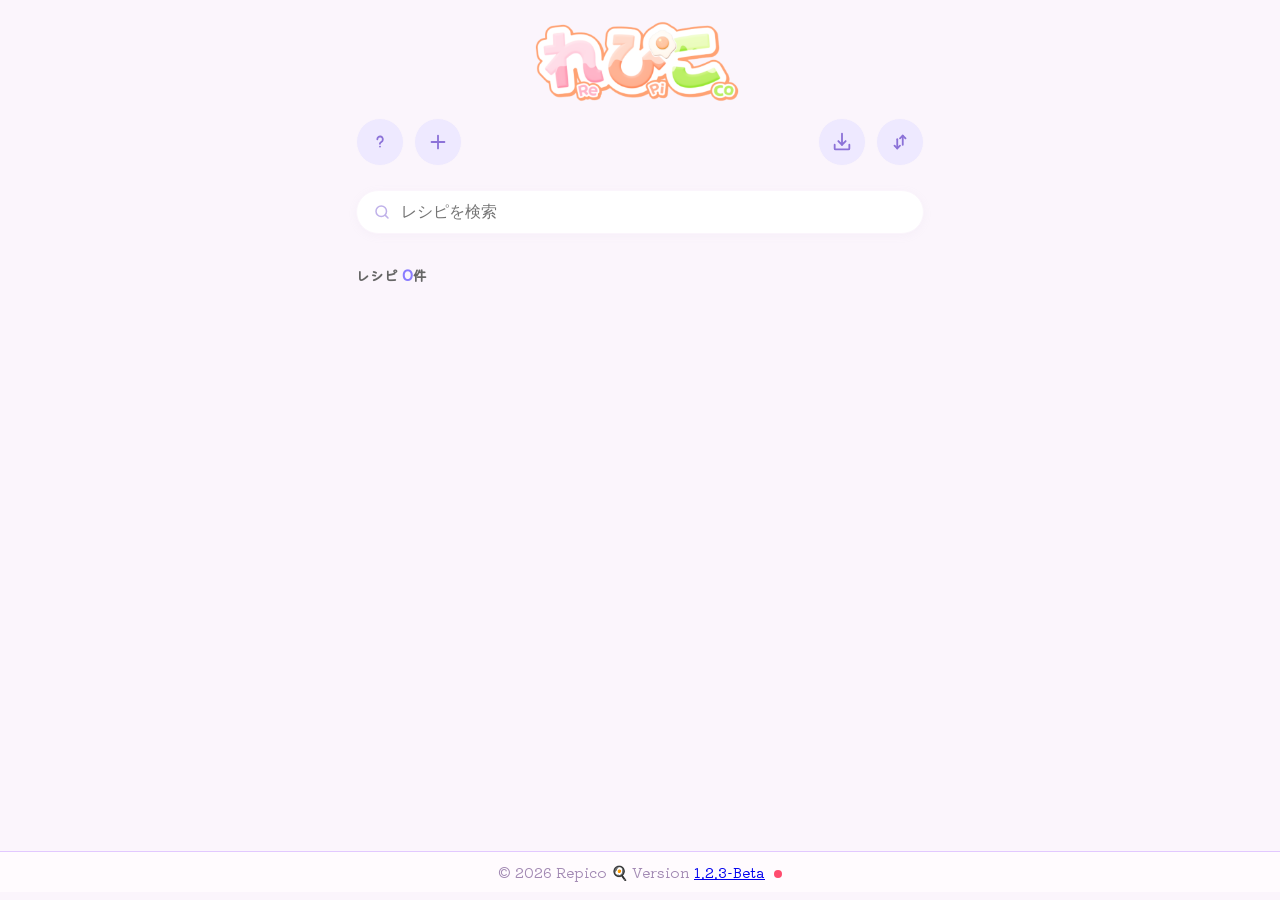
<file: index.html>
<!DOCTYPE html>
<html lang="ja">

<head>

    <meta charset="UTF-8">

    <link rel="stylesheet" href="css/main.css">

    <link rel="manifest" href="manifest.json">
    <meta name="theme-color" content="#fbf5fc">
    <meta name="viewport" content="width=device-width, initial-scale=1, user-scalable=no">

    <link rel="preconnect" href="https://fonts.googleapis.com">
    <link rel="preconnect" href="https://fonts.gstatic.com" crossorigin>
    <link href="https://fonts.googleapis.com/css2?family=Kiwi+Maru:wght@400;500;700&display=swap" rel="stylesheet">

</head>

<body>

<div class="app-container">

<header class="header">

    <h1 class="logo-area">
        <img class="logo-image" src="icons/logo.png">
    </h1>

    <div class="header-bar">

        <div class="header-buttons-left">

            <a href="info.html" class="icon-button help-button">
                <img src="icons/help.svg">
            </a>

            <a href="create.html" class="icon-button add-button">
                <img src="icons/add.svg">
            </a>

        </div>

        <div class="header-buttons-right">

            <button class="icon-button import-button" id="import-button">
                <img src="icons/import.svg" alt="インポート">
            </button>

            <div class="sort-wrapper">
                <button class="icon-button sort-button" id="sort-button">
                    <img src="icons/sort.svg">
                </button>

                <div class="sort-menu" id="sort-menu">
                    <button type="button" class="sort-option" data-sort="newest">新しい順</button>
                    <button type="button" class="sort-option" data-sort="oldest">古い順</button>
                    <button type="button" class="sort-option" data-sort="title">タイトル順</button>
                </div>
            </div>

        </div>

    </div>

</header>

<section class="search-area">

    <div class="search-box">

        <img class="search-icon" src="icons/search.svg">

        <input class="search-input" type="text" placeholder="レシピを検索">

    </div>

</section>

<section class="recipe-summary">

    <p class="recipe-count">
        レシピ <span id="recipe-count-number">0</span>件
    </p>

</section>

<section class="recipe-list"></section>

</div>

<footer class="version-footer">
  © 2026 Repico 🍳 Version 
  <a href="update.html" id="version-link">1.2.3-Beta</a>
  <span class="update-dot" id="update-dot"></span>
  </a>
</footer>

<!-- インポート：ID入力モーダル -->
<div class="modal-overlay" id="import-modal">
    <div class="modal-box">
        <p class="modal-message">保存したいレシピのIDを入力してください</p>
        <input type="text" id="import-id-input" class="import-id-input" placeholder="共有ID">
        <p class="import-error" id="import-error" style="display:none;"></p>
        <div class="modal-buttons">
            <button type="button" class="modal-btn cancel" id="import-cancel">キャンセル</button>
            <button type="button" class="modal-btn ok" id="import-fetch-btn">インポート</button>
        </div>
    </div>
</div>

<!-- インポート：確認モーダル -->
<div class="modal-overlay" id="import-confirm-modal">
    <div class="modal-box">
        <p class="modal-message">このレシピを保存しますか？</p>
        <div class="import-preview">
            <img id="import-preview-thumb" class="import-preview-thumb" alt="">
            <div id="import-preview-title" class="import-preview-title"></div>
        </div>
        <div class="modal-buttons">
            <button type="button" class="modal-btn cancel" id="import-confirm-cancel">キャンセル</button>
            <button type="button" class="modal-btn ok" id="import-confirm-ok">保存する</button>
        </div>
    </div>
</div>

<!-- インポート：完了モーダル -->
<div class="modal-overlay" id="import-success-modal">
    <div class="modal-box">
        <p class="modal-message">保存しました</p>
        <div class="modal-buttons">
            <button type="button" class="modal-btn ok" id="import-success-ok">閉じる</button>
        </div>
    </div>
</div>

<script type="module">
  import { createClient } from 'https://esm.sh/@supabase/supabase-js@2'
  window.supabase = createClient(
    'https://suvpwczomnrxabyuzxre.supabase.co',
    'sb_publishable_3knqAD65Fsg66G6DBLtF-Q_0RKLXVp-'
  )
</script>

<script type="module" src="js/top.js"></script>

</body>
</html>
</file>
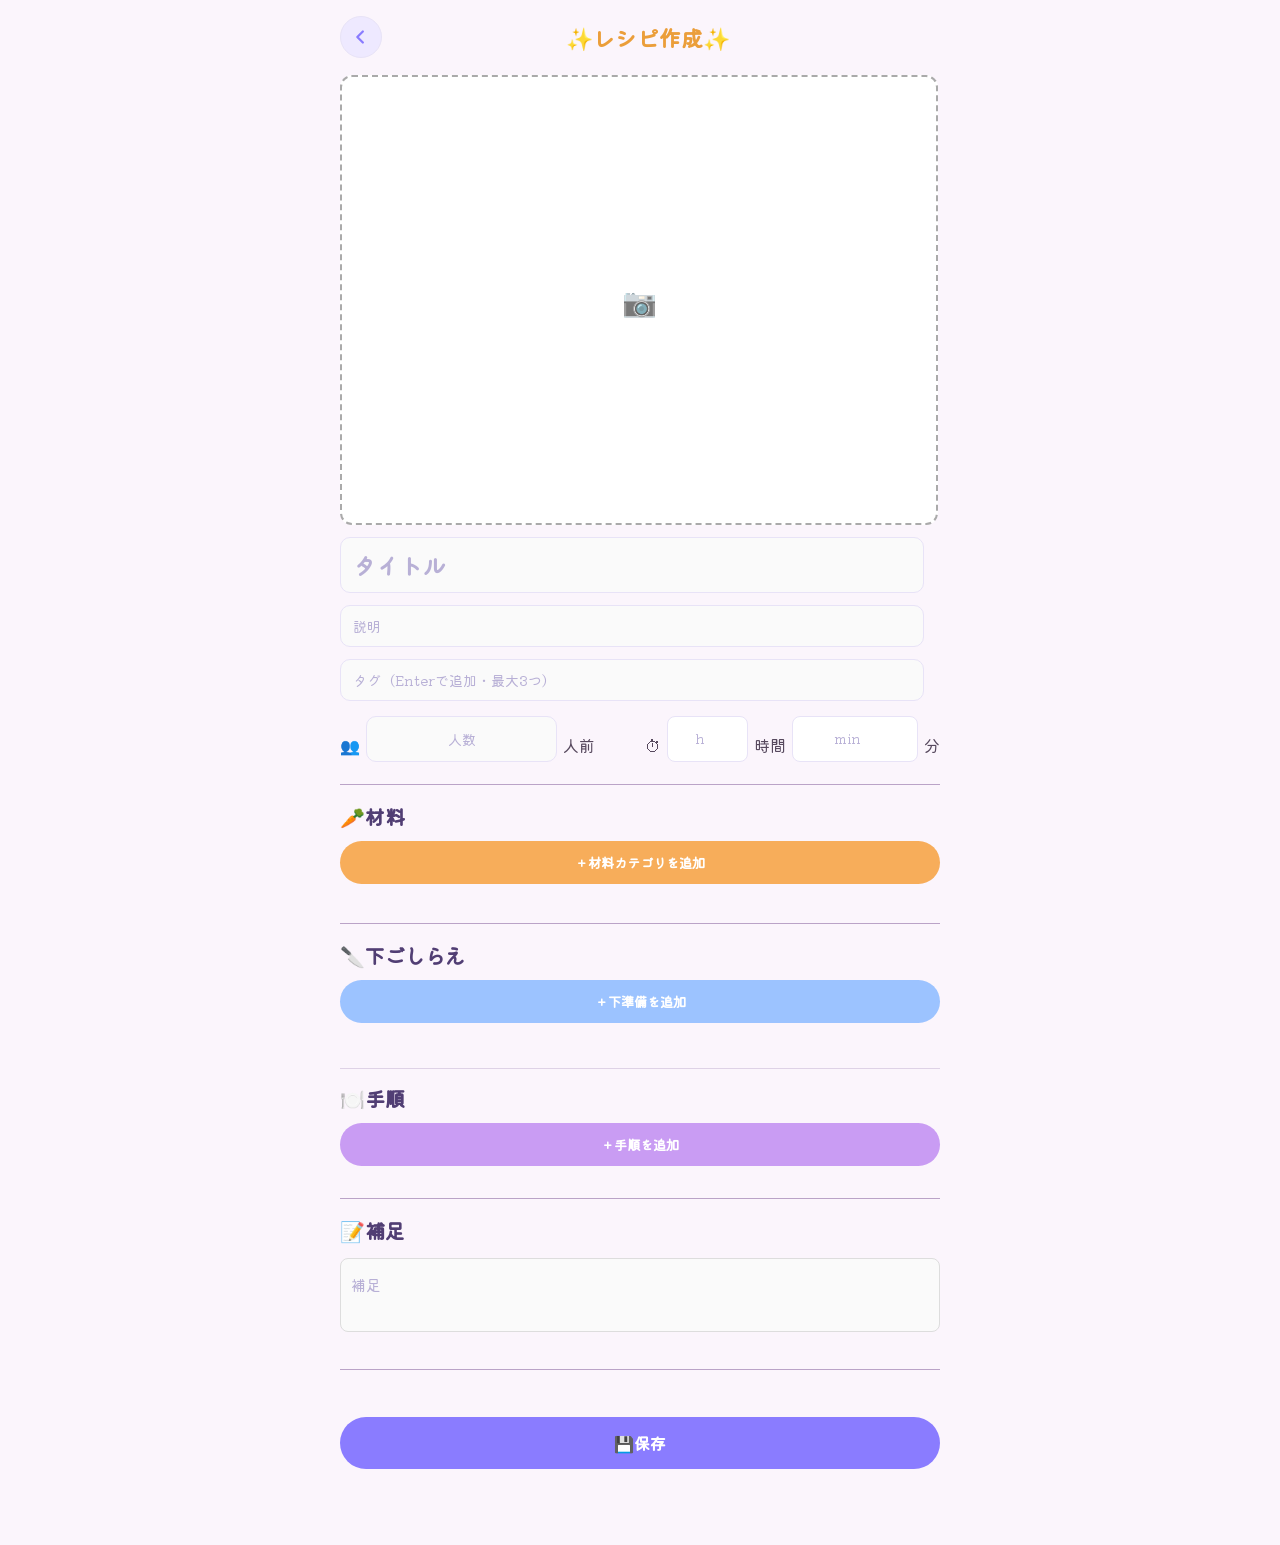
<file: create.html>
<!DOCTYPE html>
<html lang="ja">
<head>
<meta charset="UTF-8">
<meta name="theme-color" content="#fbf5fc">
<meta name="viewport" content="width=device-width, initial-scale=1">

<link href="https://fonts.googleapis.com/css2?family=Kiwi+Maru:wght@400;500;700&display=swap" rel="stylesheet">

<link rel="stylesheet" href="css/create.css">

<title>レシピ作成</title>
</head>

<body>

<div class="app-container">

<!-- 戻るボタン（icon-button統一） -->
<div class="back-area">
    <a href="index.html" class="icon-button back-button">
        <img src="icons/back.svg" alt="戻る">
    </a>
    <span class="page-title">✨レシピ作成✨</span>
</div>

<div class="create-card">

    <!-- 画像 -->
    <label class="photo-box">
        <input type="file" id="photo-input" accept="image/*" hidden>

        <div class="photo-placeholder">📷</div>

        <img class="photo-preview" alt="">
    </label>

        <!-- タイトル -->
    <input class="input-title large" placeholder="タイトル">

    <!-- 説明 -->
    <input class="input-desc" placeholder="説明">

    <!-- タグ -->
    <input class="input-tags" id="tag-input" placeholder="タグ（Enterで追加・最大3つ）">

    <div id="tag-list" class="tag-list"></div>

    <!-- 人数・時間 -->
    <div class="row">
        <div class="people-split">
            <span>👥</span>
            <input class="input-people" placeholder="人数">
            <span>人前</span>
        </div>

        <div class="time-split">
            <span>⏱</span>
            <input type="number" class="input-hour" placeholder="h">
            <span>時間</span>

            <input type="number" class="input-minute" placeholder="min">
            <span>分</span>
        </div>

    </div>

    <div class="divider"></div>

    <!-- 材料 -->
    <h3 class="section-title">🥕材料</h3>

    <button id="add-category">＋材料カテゴリを追加</button>

    <div id="category-list"></div>

    <div class="divider"></div>

    <!-- 下ごしらえ -->
    <h3 class="section-title">🔪下ごしらえ</h3>
    <button id="add-preparation-step">＋下準備を追加</button>
    <div id="preparation-list"></div>

    <div class="thin-divider"></div>

    <!-- 手順 -->
    <h3 class="section-title">🍽️手順</h3>
    <button id="add-step">＋手順を追加</button>
    <div id="step-list"></div>

    <div class="divider"></div>

    <!-- 補足 -->
    <div class="supplement">
      <h3 class="section-title">📝補足</h3>
      <textarea class="input-supplement" placeholder="補足"></textarea>
    </div>

    <div class="divider"></div>

    <!-- 保存 -->
    <button class="save-button">💾保存</button>

    <!-- 確認モーダル -->
    <div class="modal-overlay" id="confirm-modal">
        <div class="modal-box">
            <p class="modal-message">保存しますか？</p>
            <div class="modal-buttons">
                <button type="button" class="modal-btn cancel" id="confirm-cancel">キャンセル</button>
                <button type="button" class="modal-btn ok" id="confirm-ok">保存する</button>
            </div>
        </div>
    </div>

<!-- 完了モーダル -->
<div class="modal-overlay" id="done-modal">
    <div class="modal-box">
        <p class="modal-message">保存しました</p>
        <div class="modal-buttons">
            <button type="button" class="modal-btn ok" id="done-ok">OK</button>
        </div>
    </div>
</div>

</div>

</div>

<script src="js/create.js" type="module"></script>

</body>
</html>
</file>
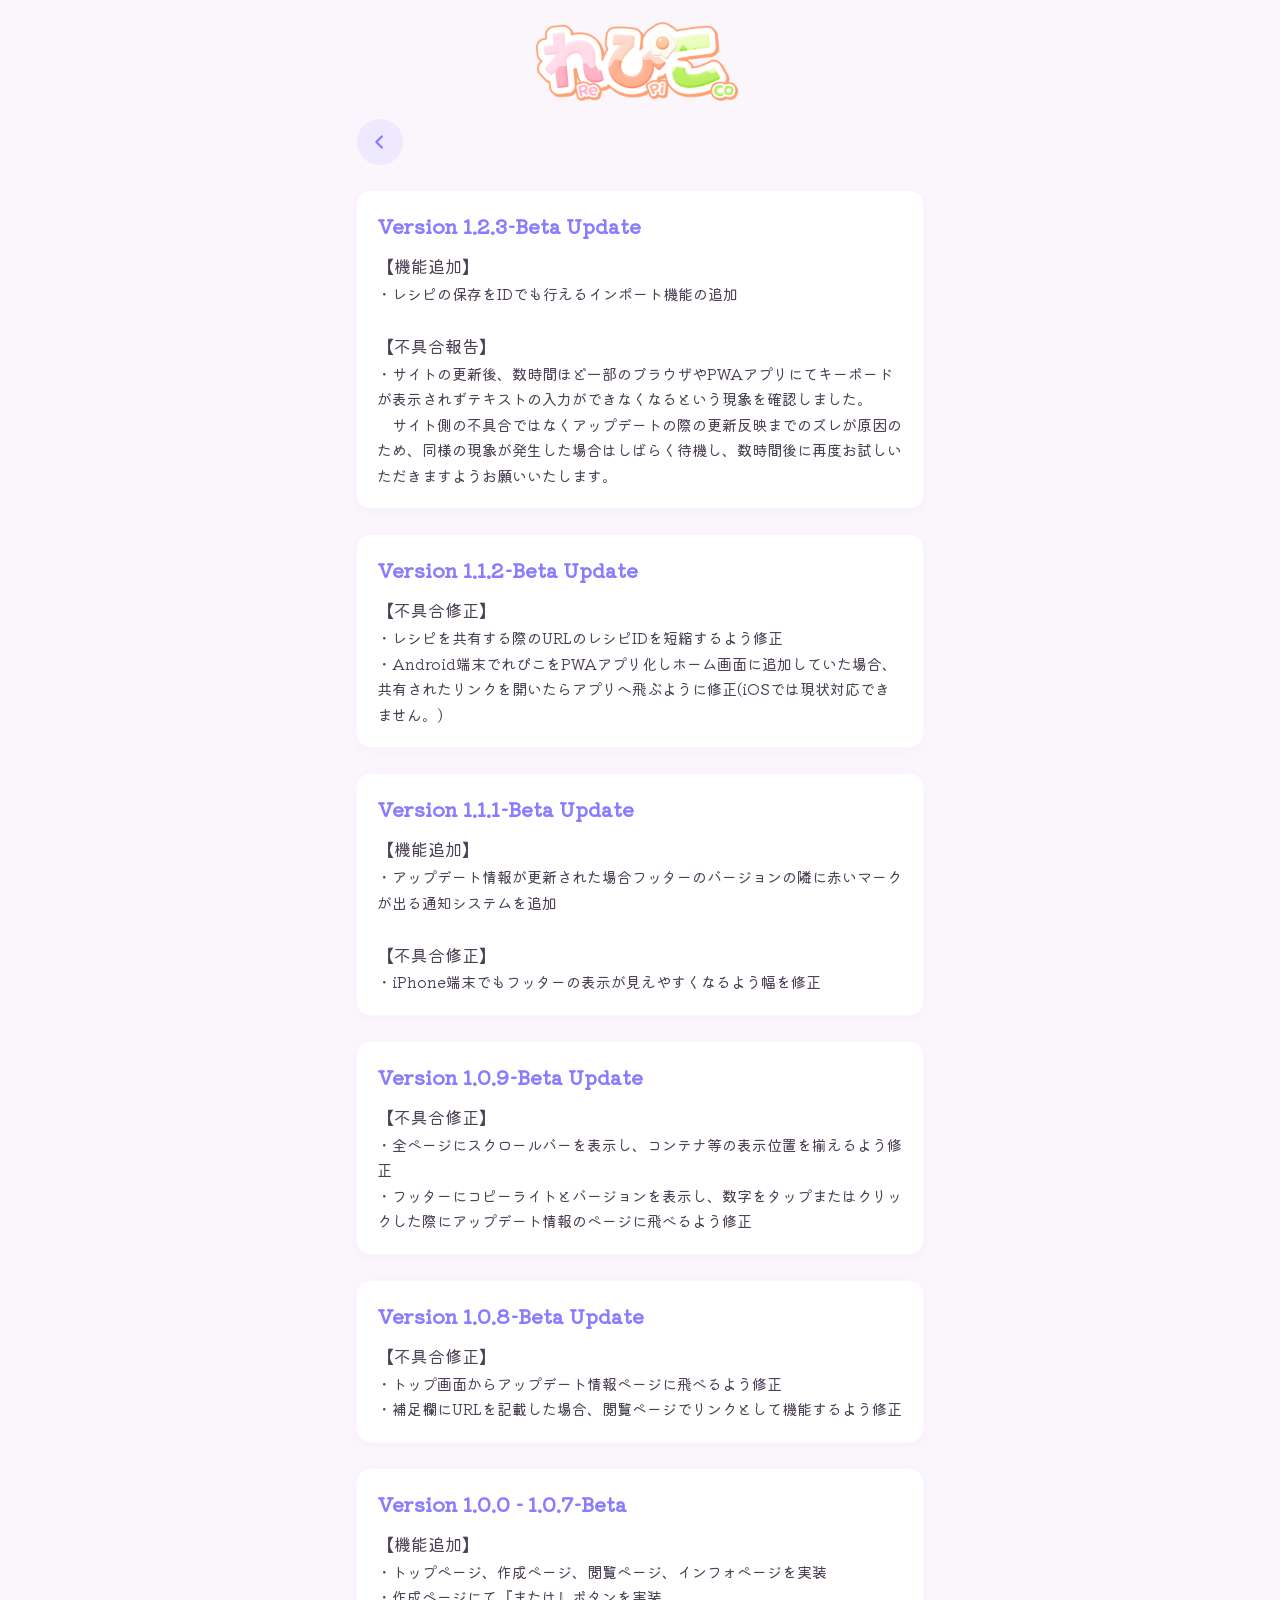
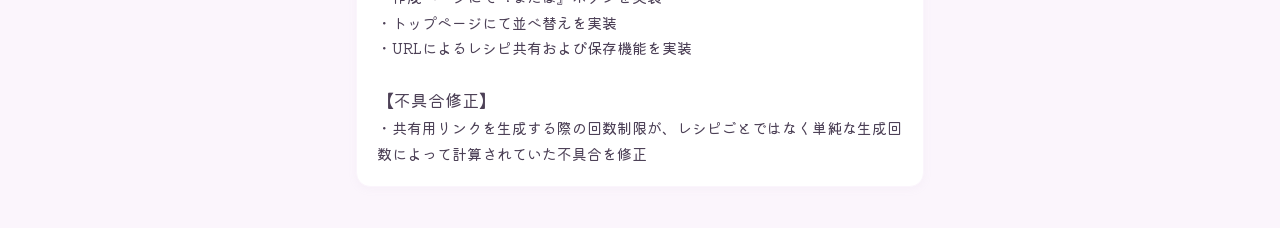
<file: update.html>
<!DOCTYPE html>
<html lang="ja">

<head>

    <meta charset="UTF-8">

    <link rel="stylesheet" href="css/main.css">

    <link rel="manifest" href="manifest.json">
    <meta name="theme-color" content="#fbf5fc">
    <meta name="viewport" content="width=device-width, initial-scale=1, maximum-scale=1, user-scalable=no">

    <link rel="preconnect" href="https://fonts.googleapis.com">
    <link rel="preconnect" href="https://fonts.gstatic.com" crossorigin>
    <link href="https://fonts.googleapis.com/css2?family=Kiwi+Maru:wght@400;500;700&display=swap" rel="stylesheet">

</head>

<body>

  <div class="app-container">

    <header class="header">

      <h1 class="logo-area">
        <img class="logo-image" src="icons/logo.png" alt="ロゴ">
      </h1>


      <div class="header-bar">

        <div class="header-buttons-left">

          <a href="index.html" class="icon-button back-button">
            <img src="icons/back.svg">
          </a>

        </div>


        <div class="header-buttons-right">

        </div>


      </div>

    </header>

  <section class="info-content">
    <h2 class="info-title">Version 1.2.3-Beta Update</h2>
    <p class="info-text">
        <a style="font-size: 17px";">【機能追加】</a><br>
      ・レシピの保存をIDでも行えるインポート機能の追加<br><br>
        <a style="font-size: 17px";">【不具合報告】</a><br>
      ・サイトの更新後、数時間ほど一部のブラウザやPWAアプリにてキーボードが表示されずテキストの入力ができなくなるという現象を確認しました。<br>
      　サイト側の不具合ではなくアップデートの際の更新反映までのズレが原因のため、同様の現象が発生した場合はしばらく待機し、数時間後に再度お試しいただきますようお願いいたします。
  </section>

  <section class="info-content">
    <h2 class="info-title">Version 1.1.2-Beta Update</h2>
    <p class="info-text">
        <a style="font-size: 17px";">【不具合修正】</a><br>
      ・レシピを共有する際のURLのレシピIDを短縮するよう修正<br>
      ・Android端末でれぴこをPWAアプリ化しホーム画面に追加していた場合、共有されたリンクを開いたらアプリへ飛ぶように修正(iOSでは現状対応できません。)
    </p>
  </section>

  <section class="info-content">
    <h2 class="info-title">Version 1.1.1-Beta Update</h2>
    <p class="info-text">
        <a style="font-size: 17px";">【機能追加】</a><br>
      ・アップデート情報が更新された場合フッターのバージョンの隣に赤いマークが出る通知システムを追加<br><br>
        <a style="font-size: 17px";">【不具合修正】</a><br>
      ・iPhone端末でもフッターの表示が見えやすくなるよう幅を修正
    </p>
  </section>

  <section class="info-content">
    <h2 class="info-title">Version 1.0.9-Beta Update</h2>
    <p class="info-text">
        <a style="font-size: 17px";">【不具合修正】</a><br>
      ・全ページにスクロールバーを表示し、コンテナ等の表示位置を揃えるよう修正<br>
      ・フッターにコピーライトとバージョンを表示し、数字をタップまたはクリックした際にアップデート情報のページに飛べるよう修正
    </p>
  </section>

  <section class="info-content">
    <h2 class="info-title">Version 1.0.8-Beta Update</h2>
    <p class="info-text">
        <a style="font-size: 17px";">【不具合修正】</a><br>
      ・トップ画面からアップデート情報ページに飛べるよう修正<br>
      ・補足欄にURLを記載した場合、閲覧ページでリンクとして機能するよう修正
    </p>
  </section>

  <section class="info-content">
    <h2 class="info-title">Version 1.0.0 - 1.0.7-Beta</h2>
    <p class="info-text">
       <a style="font-size: 17px";">【機能追加】</a><br>
      ・トップページ、作成ページ、閲覧ページ、インフォページを実装<br>
      ・作成ページにて『または』ボタンを実装<br>
      ・トップページにて並べ替えを実装<br>
      ・URLによるレシピ共有および保存機能を実装<br><br>
      <a style="font-size: 17px";">【不具合修正】</a><br>
      ・共有用リンクを生成する際の回数制限が、レシピごとではなく単純な生成回数によって計算されていた不具合を修正
    </p>
  </section>

</div>

<script>
localStorage.setItem("updateSeen", "1.2.3-Beta");
</script>

</body>
</html>
</file>
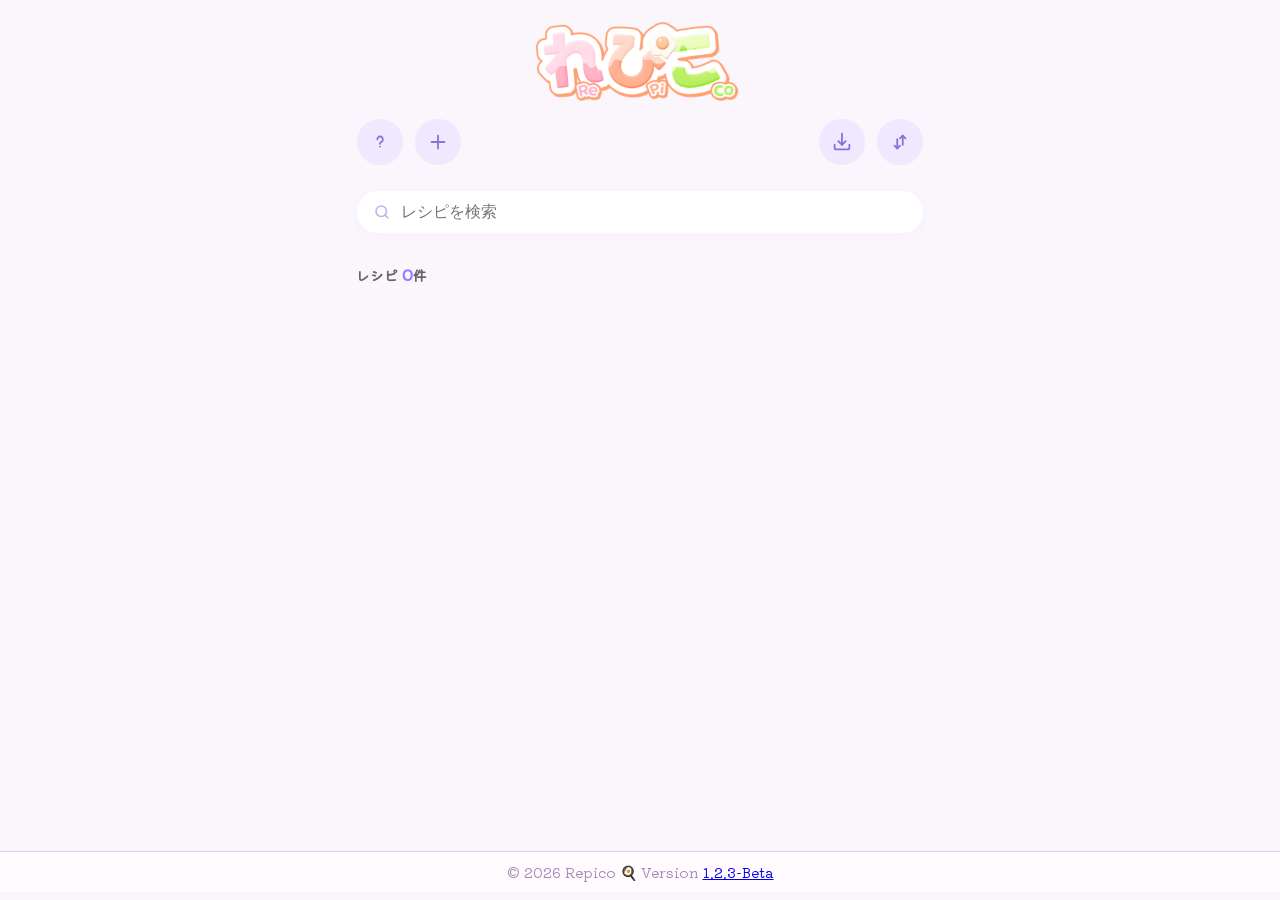
<file: view.html>
<!DOCTYPE html>
<html lang="ja">
<head>
<meta charset="UTF-8">
<meta name="theme-color" content="#fbf5fc">
<meta name="viewport" content="width=device-width, initial-scale=1">

<link href="https://fonts.googleapis.com/css2?family=Kiwi+Maru:wght@400;500;700&display=swap" rel="stylesheet">

<link rel="stylesheet" href="css/create.css">
<link rel="stylesheet" href="css/view.css">

<title>レシピ閲覧</title>
</head>

<body>

<div class="app-container">

<!-- 戻るボタン・タイトル・編集/削除ボタン -->
<div class="back-area">
    <a href="index.html" class="icon-button back-button">
        <img src="icons/back.svg" alt="戻る">
    </a>
    <span class="page-title" id="view-title">✨レシピ✨</span>

    <div class="view-actions">
        <button type="button" class="icon-button edit-button" id="edit-btn">
            <img src="icons/edit.svg" alt="編集">
        </button>
        <button type="button" class="icon-button delete-button" id="delete-btn">
            <img src="icons/delete.svg" alt="削除">
        </button>
    </div>
</div>

<div class="create-card">

    <!-- 画像 -->
    <div class="photo-box view-photo-box" id="main-photo-box">
        <div class="photo-placeholder">📷</div>
        <img class="photo-preview" id="main-photo-preview" alt="">
    </div>

    <!-- タイトル -->
    <h1 class="view-title-text" id="recipe-title"></h1>

    <!-- 説明 -->
    <p class="view-desc" id="recipe-desc"></p>

    <!-- タグ -->
    <div id="tag-list" class="tag-list"></div>

    <!-- 人数・時間 -->
    <div class="row view-meta-row">
        <div class="people-split">
            <span>👥</span>
            <span id="recipe-people"></span>
            <span>人前</span>
        </div>

        <div class="time-split">
            <span>⏱</span>
            <span id="recipe-time"></span>
        </div>
    </div>

    <div class="divider"></div>

    <!-- 材料 -->
    <h3 class="section-title">🥕材料</h3>
    <div id="category-list"></div>

    <div class="divider"></div>

    <!-- 下ごしらえ -->
    <h3 class="section-title">🔪下ごしらえ</h3>
    <div id="preparation-list"></div>

    <div class="thin-divider"></div>

    <!-- 手順 -->
    <h3 class="section-title">🍽️手順</h3>
    <div id="step-list"></div>

    <div class="divider"></div>

    <!-- 補足 -->
    <div class="supplement" id="supplement-block" style="display:none;">
        <h3 class="section-title">📝補足</h3>
        <p class="view-supplement" id="supplement-text"></p>
    </div>

    <!-- 共有ボタン -->
    <button class="share-button" id="share-btn">🔗共有</button>

    <!-- 保存ボタン（共有ビューのときだけ表示） -->
    <button class="share-button" id="save-shared-btn" style="display:none;">💾このレシピを保存</button>

</div>

</div>

<!-- 削除確認モーダル -->
<div class="modal-overlay" id="delete-modal">
    <div class="modal-box">
        <p class="modal-message">このレシピを削除しますか？</p>
        <div class="modal-buttons">
            <button type="button" class="modal-btn cancel" id="delete-cancel">キャンセル</button>
            <button type="button" class="modal-btn ok" id="delete-ok">削除する</button>
        </div>
    </div>
</div>

<!-- 共有完了モーダル（全部入り） -->
<div class="modal-overlay" id="share-modal">
  <div class="modal-box">
    <p class="modal-message" id="share-message">共有リンクを発行しました</p>
    
    <!-- リンクコピーエリア -->
    <div class="modal-share-url-box" id="share-url-box" style="display:none;">
      <input type="text" id="share-url-input" readonly>
      <button type="button" id="share-copy-btn">コピー</button>
    </div>

    <!-- X共有ボタン -->
    <a href="#" id="share-x-btn" class="share-x-button" ...>𝕏で共有</a>

    <!-- 閉じるボタン -->
    <div class="modal-buttons">
      <button type="button" class="modal-btn ok" id="share-ok">閉じる</button>
    </div>
  </div>
</div>

<!-- 保存確認モーダル（共有ビュー用） -->
<div class="modal-overlay" id="save-modal">
  <div class="modal-box">
    <div class="modal-message">このレシピを保存しますか？</div>
    <div class="modal-buttons">
      <button type="button" class="modal-btn cancel" id="save-cancel">キャンセル</button>
      <button type="button" class="modal-btn ok" id="save-ok">保存する</button>
    </div>
  </div>
</div>

<!-- 保存完了モーダル（共有ビュー用） -->
<div class="modal-overlay" id="save-success-modal">
  <div class="modal-box">
    <div class="modal-message">保存しました</div>
    <div class="modal-buttons">
      <button type="button" class="modal-btn ok" id="save-success-ok">閉じる</button>
    </div>
  </div>
</div>

<script type="module">
  import { createClient } from 'https://esm.sh/@supabase/supabase-js@2'
  window.supabase = createClient(
    'https://suvpwczomnrxabyuzxre.supabase.co',
    'sb_publishable_3knqAD65Fsg66G6DBLtF-Q_0RKLXVp-'
  )
</script>

<script src="js/view.js" type="module"></script>

</body>
</html>
</file>
<file: css/main.css>
:root{
    --background-color:#fbf5fc;
    --text-color:#333;
    --main-color:#8a7cff;
    --sub-color:#eee9ff;
    --border-color:#fbf5fc;
    --shadow-color:rgba(187,183,199,0.08);
}

input, textarea {
  pointer-events: auto !important;
}

/* ===========================
   ベースリセット
=========================== */

html {
  min-height: 100%;
  background: var(--background-color);
}

*{
    margin:0;
    padding:0;
    box-sizing:border-box;
}

body{
    background:var(--background-color);
    color:var(--text-color);
    font-family:'Kiwi Maru', sans-serif;
}

button{
    cursor:pointer;
    border:none;
    background:none;
}

/* ===========================
   アプリコンテナ
=========================== */

.app-container{
    max-width:600px;
    margin:auto;
    padding:16px;
}

/* ===========================
   ヘッダー
=========================== */

.header{
    display:flex;
    flex-direction:column;
    align-items:center;
    gap:12px;
    margin-bottom:24px;
}

/* ロゴ */
.logo-area{
    margin:0;
    display:flex;
    justify-content:center;
    align-items:center;
}

.logo-image{
    height:90px;
    width:auto;
    max-width:90%;
    object-fit:contain;
}

/* ===========================
   ヘッダーバー（左右配置）
=========================== */

.header-bar{
    width:100%;
    display:flex;
    justify-content:space-between;
    align-items:center;
}

/* 左右ボタン群 */
.header-buttons-left,
.header-buttons-right{
    display:flex;
    gap:10px;
}

/* ===========================
   アイコンボタン
=========================== */

.icon-button{
    width:48px;
    height:48px;

    border:1px solid var(--border-color);
    border-radius:50%;

    background:var(--sub-color);

    display:flex;
    align-items:center;
    justify-content:center;

    transition:.2s;
}

.icon-button:hover{
    transform:scale(1.05);
}

.icon-button img{
    width:22px;
    height:22px;
}

/* ===========================
   フッター
=========================== */

.version-footer {
  position: fixed;
  bottom: 0;
  left: 0;

  width: 100%;

  text-align: center;
  padding: 10px 0;
  margin-bottom: 8px;

  background: #fffbfe;
  border-top: 1px solid #e2c8ff;

  font-size: 14px;
  color: #a289b3;
}

.update-dot {
    display:inline-block;

    width:8px;
    height:8px;

    margin-left:5px;

    background:#ff4b6e;
    border-radius:50%;

    vertical-align:middle;
}

/* ===========================
   検索エリア
=========================== */

.search-area{
    margin-bottom:28px;
}

.search-box{
    display:flex;
    align-items:center;
    gap:10px;

    padding:12px 16px;

    background:white;

    border:1px solid var(--border-color); /* ← 枠ちゃんと維持 */

    border-radius:999px;

    box-shadow:0 2px 8px var(--shadow-color);
}

.search-icon{
    width:18px;
    height:18px;
    opacity:.55;
}

.search-input{
    width:100%;
    border:none;
    background:none;
    font-size:16px;
}

.search-input:focus{
    outline:none;
}

/* ===========================
   レシピ件数
=========================== */

.recipe-summary{
    display:flex;
    justify-content:space-between;
    align-items:center;
    margin-bottom:16px;
}

.recipe-count{
    font-size:14px;
    color:#666;
    font-weight:600;
}

#recipe-count-number{
    color:var(--main-color);
    font-size:16px;
    font-weight:bold;
}

/* ===========================
   並び替えメニュー
=========================== */

.sort-wrapper{
    position: relative;
}

.sort-menu{
    display: none;

    position: absolute;
    top: 56px;
    right: 0;

    background: #fff;
    border: 1px solid var(--border-color);
    border-radius: 12px;

    box-shadow: 0 4px 12px var(--shadow-color);

    overflow: hidden;
    z-index: 100;

    min-width: 120px;
}

.sort-menu.show{
    display: flex;
    flex-direction: column;
}

.sort-option{
    padding: 12px 16px;
    text-align: left;
    font-size: 14px;
    color: var(--text-color);
    font-family: 'Kiwi Maru', sans-serif;
    background: #fff;
    border: none;
    cursor: pointer;
    transition: .15s;
}

.sort-option:hover{
    background: var(--sub-color);
}

.sort-option.active{
    color: var(--main-color);
    font-weight: bold;
}

/* ===========================
   レシピ一覧
=========================== */

.recipe-list{
    display:flex;
    flex-direction:column;
    gap:16px;
    padding-bottom:calc(80px + env(safe-area-inset-bottom));
}

/* ===========================
   レシピカード
=========================== */

.recipe-card{
    display:flex;
    gap:12px;

    padding:12px;

    background:#fff;
    border:1px solid var(--border-color);
    border-radius:14px;

    box-shadow:0 2px 8px var(--shadow-color);
}

.recipe-thumb{
    width:100px;
    height:100px;
    flex-shrink:0;

    border-radius:10px;
    background:#eee;

    object-fit:cover;
}

.recipe-info{
    display:flex;
    flex-direction:column;
    gap:6px;
    flex:1;
}

.recipe-title{
    font-size:18px;
    font-weight:bold;
    margin-bottom: -5px;
}

.recipe-meta{
    font-size:14px;
    color:#666;
}

.meta-item{
    margin-right: 12px;
}

.recipe-tags{
    font-size:12px;
    color:var(--main-color);
}

.tag-chip {
    display: inline-block;

    padding: 4px 10px;
    border-radius: 999px;

    background: #eee9ff;
    color: #645894;

    font-size: 12px;
    font-weight: 500;

    border: 1px solid #d7cfff;
}

/* ⭐サムネ1:1 */
.thumb{
    width:85px;
    height:85px;
    border-radius:10px;

    object-fit:cover;
    background:#eee;
    flex-shrink:0;
    display:flex;
    align-items:center;
    justify-content:center;
    font-size:18px;
    margin-right: px;
}

.no-img{
    background:#eee;
}

/* ===========================
  説明コンテンツ
=========================== */

.info-content{
  background:#fff;
  border:1px solid var(--border-color);
  border-radius:14px;
  box-shadow:0 2px 8px var(--shadow-color);
  padding:20px;
  margin-bottom: 25px;
}

.info-title{
  font-size:20px;
  font-weight:bold;
  margin-bottom:12px;
  color:var(--main-color);
}

.info-text{
  font-size:15px;
  line-height:1.7;
  color: #4d4157;
}

.howto-title {
    padding-left: 30%;
    align-items: center;
    color: #f08d31;
    margin-bottom: 20px;
}

html {
  overflow-y: scroll;
}

/* ===========================
   インポートボタン
=========================== */

/* ===========================
   モーダル（共通）
=========================== */

.modal-overlay{
    display: none;

    position: fixed;
    top: 0;
    left: 0;
    width: 100%;
    height: 100%;

    background: rgba(0,0,0,0.4);

    align-items: center;
    justify-content: center;

    z-index: 1000;
}

.modal-overlay.show{
    display: flex;
}

.modal-box{
    background: #fff;
    border-radius: 16px;
    padding: 24px 20px;
    width: 80%;
    max-width: 300px;

    text-align: center;

    box-shadow: 0 4px 20px rgba(0,0,0,0.15);
}

.modal-message{
    font-size: 16px;
    font-weight: bold;
    color: var(--text-color);
    margin-bottom: 20px;
}

.modal-buttons{
    display: flex;
    gap: 10px;
}

.modal-btn{
    flex: 1;
    padding: 10px;
    border: none;
    border-radius: 999px;
    font-weight: bold;
    font-family: 'Kiwi Maru', sans-serif;
    cursor: pointer;
    transition: .2s;
}

.modal-btn:active{
    transform: scale(0.96);
}

.modal-btn.cancel{
    background: var(--sub-color);
    color: var(--text-color);
}

.modal-btn.ok{
    background: var(--main-color);
    color: #fff;
}

/* ===========================
   インポートモーダル：ID入力
=========================== */

.import-id-input{
    width: 100%;
    padding: 10px 12px;
    margin-bottom: 10px;

    border: 1px solid var(--border-color);
    border-radius: 10px;

    font-size: 14px;
    font-family: 'Kiwi Maru', sans-serif;
    background: #fafafa;

    box-sizing: border-box;
}

.import-error{
    font-size: 13px;
    color: #c0392b;
    margin-bottom: 12px;
}

/* ===========================
   インポートモーダル：確認プレビュー
=========================== */

.import-preview{
    display: flex;
    flex-direction: column;
    align-items: center;
    gap: 10px;
    margin-bottom: 20px;
}

.import-preview-thumb{
    width: 100%;
    max-width: 200px;
    aspect-ratio: 4 / 3;

    object-fit: cover;
    border-radius: 12px;
    background: #eee;

    display: none;
}

.import-preview-title{
    font-size: 16px;
    font-weight: bold;
    color: var(--text-color);
}
</file>
<file: css/create.css>
:root{
    --background-color:#fbf5fc;
    --text-color:#57495e;
    --main-color:#8a7cff;
    --sub-color:#eee9ff;
    --border-color:#e8e3f7;
}

body{
    margin:0;
    font-family:'Kiwi Maru', sans-serif;
    background:var(--background-color);
    color:var(--text-color);
}

.app-container{
    max-width:600px;
    margin:0 auto;
    padding:16px;
}

.create-card{
    display:flex;
    flex-direction:column;
    gap:12px;
}

/* ===========================
   フォント
=========================== */

input,
textarea,
button{
    font-family:'Kiwi Maru', sans-serif;
}

/* ===========================
   プレースホルダー
=========================== */

input::placeholder,
textarea::placeholder{
    font-family:'Kiwi Maru', sans-serif;
    color:#b8b0d6;
    opacity:1;
}

/* ===========================
   icon-button
=========================== */

.icon-button{
    width:40px;
    height:40px;

    border:1px solid var(--border-color);
    border-radius:50%;

    background:var(--sub-color);

    display:flex;
    align-items:center;
    justify-content:center;

    transition:.2s;
}

.icon-button:hover{
    transform:scale(1.05);
}

.icon-button img{
    width:22px;
    height:22px;
}

.back-area{
    position: relative;
    display:flex;
    align-items:center;
    margin-bottom:5px;
}

.back-button{
    text-decoration:none;
    margin-bottom:12px;
}

.page-title{
    position: absolute;
    left: 50%;
    transform: translateX(-45%);
    font-size:22px;
    font-weight:bold;
    color: #eb9e3a;
    margin-bottom: 12px;
}

/* ===========================
   画像
=========================== */

.photo-box{
    width:99%;
    aspect-ratio:4 / 3;
    border:2px dashed #aaa;
    border-radius:12px;
    position:relative;
    overflow:hidden;
    display:flex;
    align-items:center;
    justify-content:center;
    background:#fff;
}

.photo-placeholder{
    position:absolute;
    font-size:28px;
    opacity:0.6;
    pointer-events:none;
}

.photo-preview{
    width:100%;
    height:100%;
    object-fit:cover;
    display:none;
}

.photo-box.has-image .photo-preview{
    display:block;
}

.photo-box.has-image .photo-placeholder{
    display:none;
}

.row-photo-box{
    width: 100%;
    aspect-ratio: 5 / 3;      /* .photo-boxと同じ比率 */
    border: 2px dashed #aaa;
    border-radius: 12px;
    position: relative;
    overflow: hidden;
    display: flex;
    align-items: center;
    justify-content: center;
    background: #fff;
    cursor: pointer;
    margin-top: 10px;
    margin-bottom: 15px;
}

/* 下準備側だけのサイズ */
.preparation-row .row-photo-box{
    aspect-ratio: 5 / 3;
    margin-left: 9%;
    width: 92%;
    height: 92%;
}

/* 手順側だけのサイズ */
.step-row .row-photo-box{
    aspect-ratio: 5 / 3;   /* 好きな比率に */
}

.row-photo-placeholder{
    position: absolute;
    font-size: 20px;
    opacity: 0.6;
    pointer-events: none;
}

.row-photo-preview{
    width: 100%;
    height: 100%;
    object-fit: cover;
    display: none;
}

.row-photo-box.has-image .row-photo-preview{
    display: block;
}

.row-photo-box.has-image .row-photo-placeholder{
    display: none;
}

.row-photo-remove-btn{
    display: none;

    position: absolute;
    top: 4px;
    right: 4px;

    width: 22px;
    height: 22px;

    width: 32px;
    height: 32px;
    flex-shrink: 0;
    border: none;
    background: #ffe0e0;
    color: #c0392b;
    border-radius: 5px;
    cursor: pointer;

    font-size: 12px;
    line-height: 1;

    align-items: center;
    justify-content: center;

    cursor: pointer;
    z-index: 2;
}

.row-photo-box.has-image .row-photo-remove-btn{
    display: flex;
}

/* ===========================
   入力
=========================== */

.input-title{
    font-size:23px;
    font-weight:bold;
    width:93%;
    padding:10px 12px;
    border:1px solid var(--border-color);
    border-radius:10px;
    background:#fafafa;
    outline:none;
}

.input-tags{
    margin-bottom: -15px;
}

.input-tags,
.input-desc{
    width:93%;
    padding:10px 12px;
    border:1px solid var(--border-color);
    border-radius:10px;
    font-size:14px;
    background:#fafafa;
    outline:none;
}

/* ===========================
   タグ
=========================== */

.tag-list{
    display:flex;
    flex-wrap:wrap;
    gap:8px;
    margin-top:6px;
}

.tag-item{
    display:flex;
    align-items:center;
    gap:6px;

    padding:6px 10px;
    padding-bottom: 10px;
    padding-left: 12px;
    border-radius:999px;

    background:#eee9ff;
    font-size:15px;
    color:#645894;
}

.tag-remove{
    border:none;
    background:none;
    cursor:pointer;
}

/* ===========================
   横並び
=========================== */

.row{
    width: 100%;
    display:flex;
    gap:10px;
    margin-bottom: 10px;
}

.input-people{
    height: 32px;
    width: 60%;
    padding: 6px;
    text-align: center;

    border:1px solid var(--border-color);
    border-radius:10px;
    font-size:14px;
    background:#fafafa;
    outline:none;
}

.people-split {
    display: flex;
    align-items: flex-end;
    gap: 6px;
}

.people-split span {
    font-size: 20px;
    padding-bottom: 4px;
}

.input-hour {
  height: 32px;
  width: 30%;
  padding: 6px;
  text-align: center;
  border: 1px solid var(--border-color);
  border-radius: 8px;
  min-width: 32px; /* 40px → 32px：もう少し縮められるように */
  flex-shrink: 1;   /* 0 → 1：足りない時は縮んでいい、と許可する */
}

.input-minute {
  height: 32px;
  width: 50%;
  padding: 6px;
  text-align: center;
  border: 1px solid var(--border-color);
  border-radius: 8px;
  min-width: 32px;
  flex-shrink: 1;
}

.time-split {
    display: flex;
    align-items: flex-end;
    gap: 6px;
}

.people-split,
.time-split {
  display: flex;
  align-items: flex-end;
  gap: 6px;
  flex: 1;
}

.people-split span,
.time-split span {
  font-size: 1em;
  padding-bottom: 5px;
  white-space: nowrap;
  flex-shrink: 0;
  min-width: fit-content;
}

/* ===========================
   区切り線
=========================== */

.divider{
    height:1px;
    background:#baa3c7;
    margin-bottom: 10px;
}

.thin-divider{
    height:1px;
    background:#ded2e6;
    margin-top: 6px;
    margin-bottom: 8px;
}

/* ===========================
   見出し
=========================== */

.section-title{
    font-weight:bold;
    font-size:20px;
    color:#513e74;
    margin-top: -5px;
    margin-bottom: -2px;
}

/* ===========================
   ボタン
=========================== */

button{
    font-family:'Kiwi Maru', sans-serif;
}

#add-category{
    background:#f7ad5a;
    color:#fff;

    width:100%;
    padding:12px 14px;
    border-radius:999px;
    border:none;
    cursor:pointer;
    font-weight:bold;
    transition:.2s;
    margin-bottom: 15px;
}

#add-preparation-step{
    background:#9cc9f3;
    color:#fff;

    width:100%;
    padding:12px 14px;
    border-radius:999px;
    border:none;
    cursor:pointer;
    font-weight:bold;
    transition:.2s;
    margin-bottom: 10px;
}

#add-step{
    background:#c99cf3;
    color:#fff;

    width:100%;
    padding:12px 14px;
    border-radius:999px;
    border:none;
    cursor:pointer;
    font-weight:bold;
    transition:.2s;
    margin-bottom: 8px;
}

.category-remove-btn {
    border: none;
    background: #ffe0e0;
    color: #c0392b;
    border-radius: 8px;
    padding: 7px 10px;
    cursor: pointer;
}

.ingredient-remove-btn {
    width: 32px;
    height: 32px;
    padding: 0;
    flex-shrink: 0;
    display: flex;
    align-items: center;
    justify-content: center;
    border: none;
    background: #ffe0e0;
    border-radius: 5px;
    margin-top: 2px;

    border: none;
    background: #ffe0e0;
    color: #c0392b;
    border-radius: 5px;
    padding: 10px;
    cursor: pointer;
}

/* ===========================
   材料セクション
=========================== */

.category-block {
    border: 1px solid #ddd;
    border-radius: 12px;
    padding: 10px;
    margin-bottom: 10px;
    background: #fff;
}

.category-row {
    display: flex;
    align-items: center;
    gap: 8px;
}

.category-input {
    width: 95%;
    flex: 1;
    padding: 8px 10px;
    border: 1px solid #ddd;
    border-radius: 8px;
    font-size: 18px;
    font-family: inherit;
    background: #fafafa;
}

.add-ingredient-btn {
    width: 100%;
    margin-top: 8px;

    padding: 10px 14px;
    border: none;
    border-radius: 999px;

    background: #ec919e;
    color: #fff;

    font-weight: bold;
    cursor: pointer;
    transition: .2s;
}

.add-ingredient-btn:hover {
    transform: scale(1.02);
}

.add-ingredient-btn:active {
    transform: scale(0.98);
}

.ingredient-group {
  width: 97%;
  display: flex;
  flex-direction: column;
  gap: 4px;
  margin-bottom: 8px;
  padding: 5px;
  border: 1px dashed #ffffff;
  border-radius: 6px;
}

.ingredient-option {
  display: flex;
  gap: 4px;
}

.ingredient-option input {
    width: 100%;
    padding: 8px 10px;
    border: 1px solid #ddd;
    border-radius: 8px;
    font-size: 13px;
    font-family: inherit;
    background: #fafafa;
}

.or-label {
  display: flex;
  justify-content: center;
  font-size: 15px;
  color: #888;
  transform: translateX(-30%);
}

.add-or-btn {
  width: 45%;
  align-self: flex-start;
  font-size: 0.85em;
  margin-top: 2px;

  padding: 10px 14px;
  border: none;
  border-radius: 999px;

  background: #ec919e;
  color: #fff;

  font-weight: bold;
  cursor: pointer;
  transition: .2s;
}

.add-or-btn:hover {
    transform: scale(1.02);
}

/* ===========================
   レシピ
=========================== */

.preparation-content{
    flex: 1;                 /* 追加：横幅をちゃんと確保 */
    display: flex;
    flex-direction: column;
    gap: 6px;
    min-width: 0;             /* 追加：flex内でtextareaが縮められるように */
}

#add-preparation-step {
  background: #9cc3ff;
  color: #fff;
  width: 100%;
  padding: 12px 14px;
  border-radius: 999px;
  border: none;
  cursor: pointer;
  font-weight: bold;
  transition: .2s;
  margin-bottom: 15px;
}

.preparation-row {
  display: flex;
  align-items: flex-start;   /* center → flex-start に変更 */
  gap: 8px;
  margin-bottom: 8px;
}

.preparation-remove-btn {
  width: 32px;
  height: 32px;
  flex-shrink: 0;
  border: none;
  background: #ffe0e0;
  color: #c0392b;
  border-radius: 5px;
  cursor: pointer;
  margin-top: 10px;   /* 追加：textareaの1行目と高さを合わせる */
}

.step-row {
  display: flex;
  align-items: flex-start;   /* center → flex-start に変更 */
  gap: 8px;
  margin-bottom: 8px;
}

.step-number {
  position: relative;
  top: 10px;
  min-width: 24px;
  flex-shrink: 0;
  text-align: right;
  font-weight: bold;
  font-size: 16px;
}

.preparation-row textarea,
.step-row textarea {
  box-sizing: border-box;
  flex: 1 1 auto;   /* flex:1 → flex:1 1 auto に変更 */
  padding: 15px 10px;
  border: 1px solid #ddd;
  border-radius: 8px;
  font-size: 15px;
  font-family: inherit;
  background: #fafafa;
  resize: none;
  overflow:hidden
}

.step-remove-btn {
  width: 32px;
  height: 32px;
  flex-shrink: 0;
  border: none;
  background: #ffe0e0;
  color: #c0392b;
  border-radius: 5px;
  cursor: pointer;
  margin-top: 10px;   /* 追加：textareaの1行目と高さを合わせる */
}

/* ===========================
   補足
=========================== */

.supplement {
  width: 100%;
  margin-bottom: 20px;
}

.input-supplement {
  margin-top: 15px;
  width: 100%;
  box-sizing: border-box;
  flex: 1 1 auto;   /* flex:1 → flex:1 1 auto に変更 */
  padding: 15px 10px;
  border: 1px solid #ddd;
  border-radius: 8px;
  font-size: 15px;
  font-family: inherit;
  background: #fafafa;
  resize: none;
  overflow:hidden
}

/* ===========================
   保存ボタン
=========================== */

.save-button{
    width:100%;
    padding:14px;
    border:none;
    border-radius:999px;
    margin-top: 25px;
    margin-bottom: 60px;

    background:var(--main-color);
    color:white;

    font-size:16px;
    font-weight:bold;

    cursor:pointer;
    transition:.2s;
}

/* ===========================
   モーダル
=========================== */

.modal-overlay{
    display: none;

    position: fixed;
    top: 0;
    left: 0;
    width: 100%;
    height: 100%;

    background: rgba(0,0,0,0.4);

    align-items: center;
    justify-content: center;

    z-index: 1000;
}

.modal-overlay.show{
    display: flex;
}

.modal-box{
    background: #fff;
    border-radius: 16px;
    padding: 24px 20px;
    width: 80%;
    max-width: 300px;

    text-align: center;

    box-shadow: 0 4px 20px rgba(0,0,0,0.15);
}

.modal-message{
    font-size: 16px;
    font-weight: bold;
    color: var(--text-color);
    margin-bottom: 20px;
}

.modal-buttons{
    display: flex;
    gap: 10px;
}

.modal-btn{
    flex: 1;
    padding: 10px;
    border: none;
    border-radius: 999px;
    font-weight: bold;
    font-family: 'Kiwi Maru', sans-serif;
    cursor: pointer;
    transition: .2s;
}

.modal-btn:active{
    transform: scale(0.96);
}

.modal-btn.cancel{
    background: var(--sub-color);
    color: var(--text-color);
}

.modal-btn.ok{
    background: var(--main-color);
    color: #fff;
}

.save-button:active{
    transform:scale(0.98);
}
</file>
<file: css/view.css>
/* ===========================
   戻る・編集・削除エリア
=========================== */

.view-actions{
    position: absolute;
    right: 0;
    display: flex;
    gap: 8px;
}

.edit-button,
.delete-button{
    width: 36px;
    height: 36px;
}

.edit-button img,
.delete-button img{
    width: 18px;
    height: 18px;
}

/* ===========================
   メイン画像（表示専用）
=========================== */

.view-photo-box{
    cursor: default;
    border-style: solid;
    border-color: var(--border-color);
}

.view-photo-box .photo-preview{
    display: block;
}

.view-photo-box .photo-placeholder{
    display: none;
}

/* ===========================
   タイトル・説明
=========================== */

.view-title-text{
    font-size: 25px;
    font-weight: bold;
    margin: 4px 0 0;
}

.view-desc{
    font-size: 15px;
    color: var(--text-color);
    opacity: 0.85;
    margin: 0;
    white-space: pre-wrap;
}

.view-section-title{
    font-size:20px;
}

/* ===========================
   人数・時間（表示専用）
=========================== */

.view-meta-row{
    margin-bottom: 4px;
}

/* ===========================
   材料（表示専用）
=========================== */

.view-category-block{
    border: 1px solid #ddd;
    border-radius: 12px;
    padding: 10px 12px;
    margin-bottom: 10px;
    background: #fff;
}

.view-category-name{
    font-weight: bold;
    font-size: 19px;
    margin-bottom: 6px;
    color: #df7334;
}

.view-ingredient-group{
    display: flex;
    flex-direction: column;
    gap: 2px;
    margin-bottom: 8px;
}

.view-ingredient-group:last-child{
    margin-bottom: 0;
}

.view-ingredient-line{
    display: flex;
    justify-content: space-between;
    font-size: 16px;
    padding: 2px 0;
}

.view-ingredient-name{
    color: var(--text-color);
}

.view-ingredient-amount{
    color: #888;
}

.view-or-label{
    text-align: left; 
    font-size: 14px;
    padding-left: 30px;
    color: #b8860b;
    margin: 2px 0;
}

/* ===========================
   下ごしらえ・手順（表示専用）
=========================== */

.view-step-row{
    display: flex;
    gap: 8px;
    margin-bottom: 12px;
    border: 1px solid #eee;
    border-radius: 12px;
    padding: 10px;
    background: #fff;
}

.view-step-number{
    min-width: 22px;
    flex-shrink: 0;
    font-weight: bold;
    color: #513e74;
}

.view-step-content{
    flex: 1;
    display: flex;
    flex-direction: column;
    gap: 8px;
}

.view-step-text{
    font-size: 17px;
    white-space: pre-wrap;
}

.view-step-image{
    width: 100%;
    aspect-ratio: 5 / 3;
    border-radius: 10px;
    object-fit: cover;
    background: #eee;
}

/* ===========================
   補足（表示専用）
=========================== */

.view-supplement{
    border: 1px dashed #ccc;
    border-radius: 12px;
    padding: 12px;
    font-size: 14px;
    white-space: pre-wrap;
    background: #fffdf5;
}

/* ===========================
   共有ボタン
=========================== */

.share-button{
    width: 100%;
    padding: 14px;
    border: none;
    border-radius: 999px;
    margin-top: 20px;
    margin-bottom: 30px;

    background: #4fc3a1;
    color: white;

    font-size: 16px;
    font-weight: bold;

    cursor: pointer;
    transition: .2s;
}

.share-button:active{
    transform: scale(0.98);
}

/* ===========================
   共有URLボックス
=========================== */

.modal-share-url-box{
    display: flex;
    gap: 6px;
    margin-bottom: 16px;
}

.modal-share-url-box input{
    flex: 1;
    padding: 8px 10px;
    border: 1px solid #ddd;
    border-radius: 8px;
    font-size: 12px;
    background: #fafafa;
}

.modal-share-url-box button{
    padding: 8px 12px;
    border: none;
    border-radius: 8px;
    background: var(--main-color);
    color: #fff;
    font-weight: bold;
    cursor: pointer;
}

.share-x-button {
  display: flex;
  padding: 10px 30px;
  background: #000;
  color: #fff;
  border-radius: 8px;
  text-decoration: none;
  margin-bottom: 10px;
}

.share-x-button:hover {
  opacity: 0.85;
}
</file>
